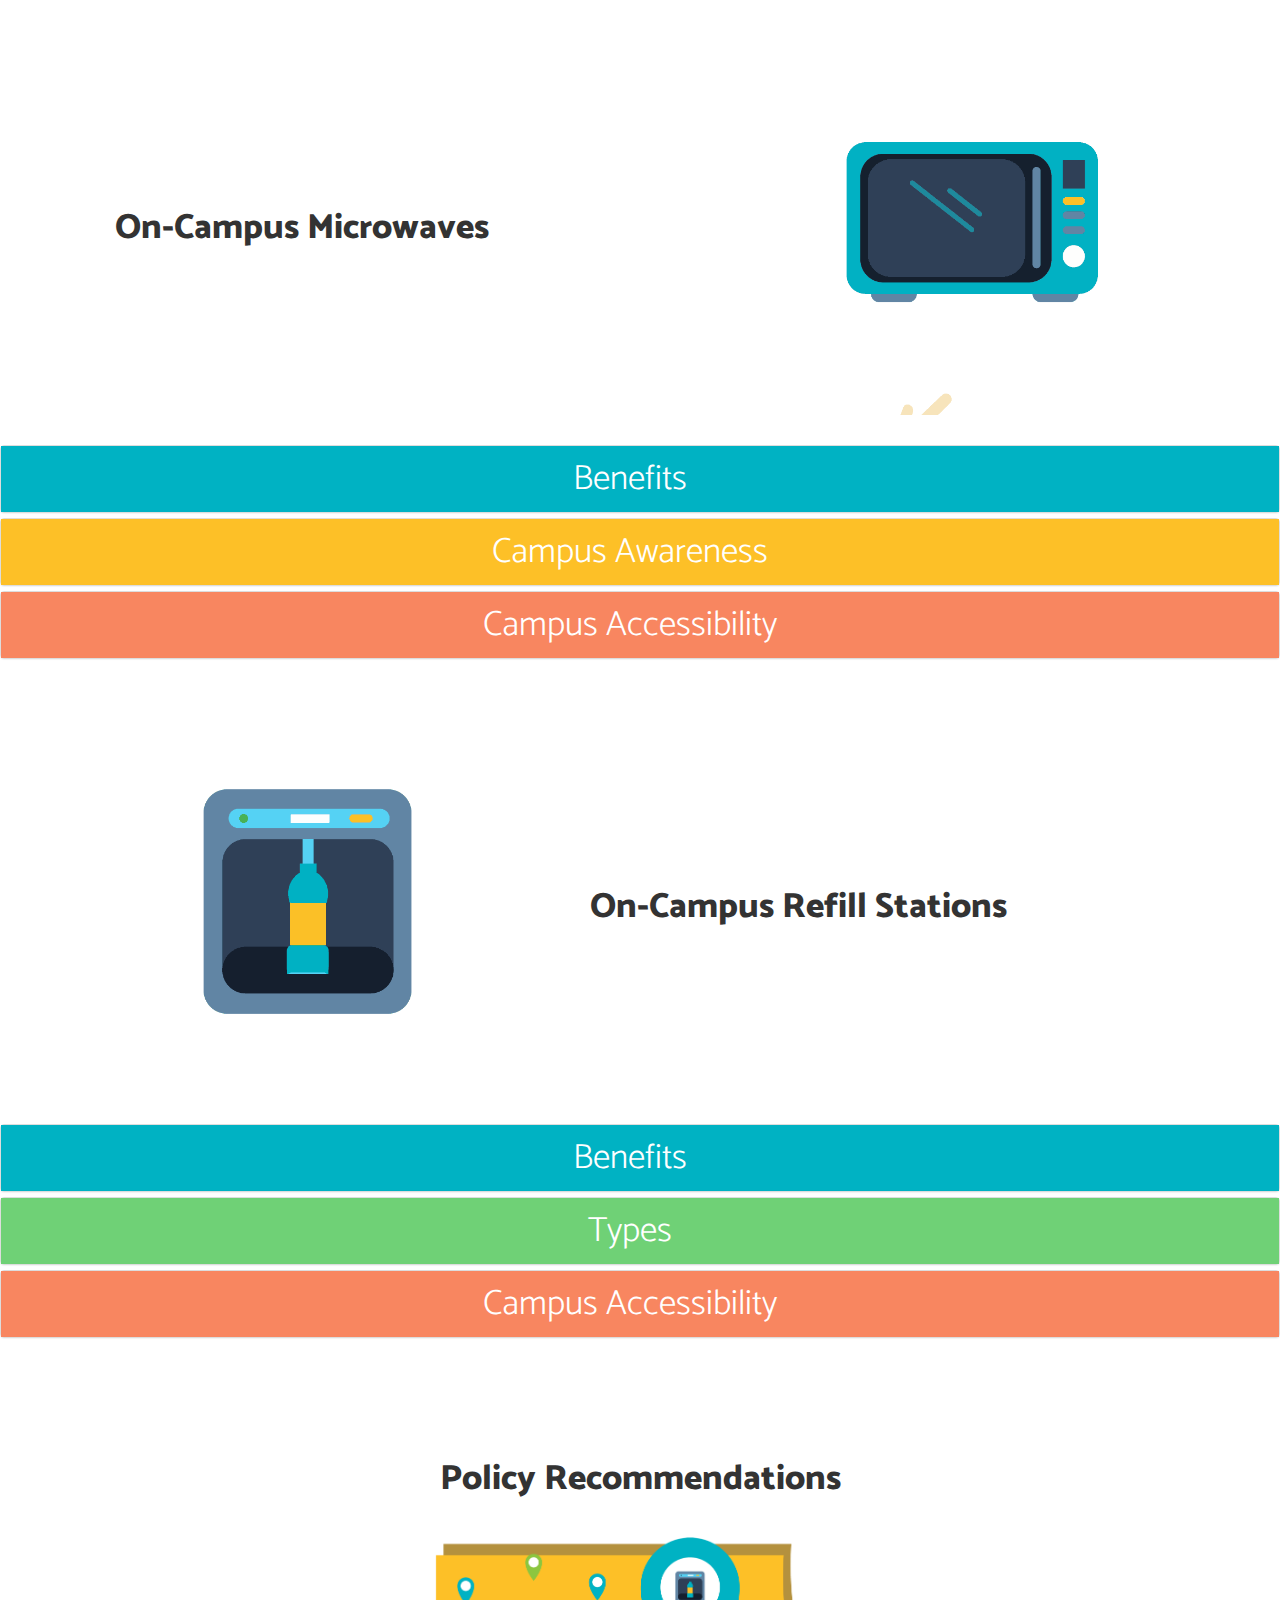
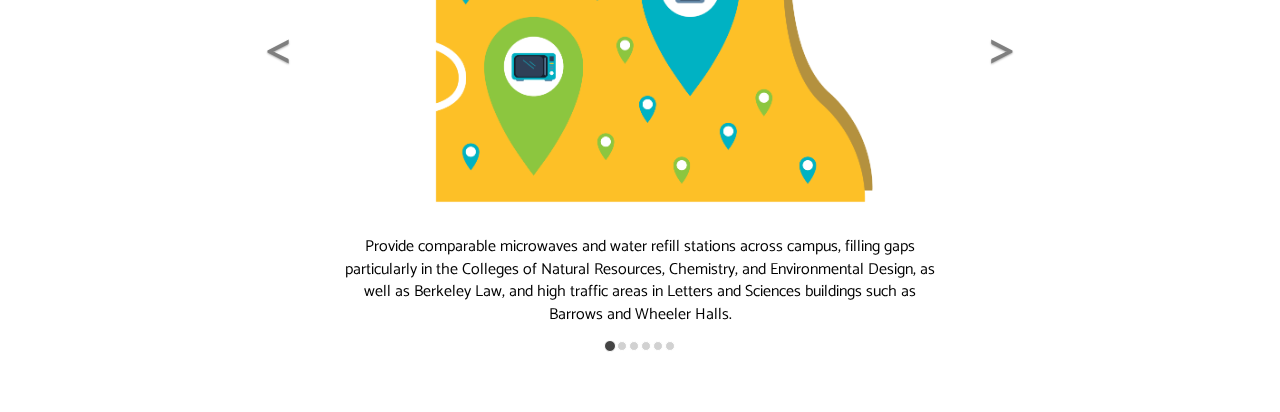
<file: index.html>
<!DOCTYPE html>
<html lang="en">

  <head>

    <meta name="viewport" content="width=device-width, initial-scale=1">
  <link rel="stylesheet" href="https://maxcdn.bootstrapcdn.com/bootstrap/3.3.7/css/bootstrap.min.css">

    <meta charset="utf-8">
    <meta name="viewport" content="width=device-width, initial-scale=1, shrink-to-fit=no">
    <meta name="description" content="">
    <meta name="author" content="">

    <title>Microwave and Refill Stations</title>

    <!-- Bootstrap core CSS -->
    <link href="vendor/bootstrap/css/bootstrap.css" rel="stylesheet">

    <!-- Custom fonts for this template -->
    <link href="https://fonts.googleapis.com/css?family=Catamaran:100,200,300,400,500,600,700,800,900" rel="stylesheet">
    <link href="https://fonts.googleapis.com/css?family=Lato:100,100i,300,300i,400,400i,700,700i,900,900i" rel="stylesheet">

    <!-- Custom styles for this template -->

  <link rel="stylesheet" href="https://maxcdn.bootstrapcdn.com/bootstrap/3.3.7/css/bootstrap.min.css">
    <script src="https://ajax.googleapis.com/ajax/libs/jquery/3.3.1/jquery.min.js"></script>
    <script src="https://maxcdn.bootstrapcdn.com/bootstrap/3.3.7/js/bootstrap.min.js"></script>
    <link href="css/main.css" rel="stylesheet">

  </head>

  <body>

    <!-- Navigation
    <nav class="navbar navbar-expand-lg navbar-dark navbar-custom fixed-top">
      <div class="container">
        <a class="navbar-brand" href="#">Start Bootstrap</a>
        <button class="navbar-toggler" type="button" data-toggle="collapse" data-target="#navbarResponsive" aria-controls="navbarResponsive" aria-expanded="false" aria-label="Toggle navigation">
          <span class="navbar-toggler-icon"></span>
        </button>
        <div class="collapse navbar-collapse" id="navbarResponsive">
          <ul class="navbar-nav ml-auto">
            <li class="nav-item">
              <a class="nav-link" href="#">Sign Up</a>
            </li>
            <li class="nav-item">
              <a class="nav-link" href="#">Log In</a>
            </li>
          </ul>
        </div>
      </div>
    </nav>
-->

    <section>
      <div class="container">
        <div class="row align-items-center">
          <div class="col-lg-5 order-lg-2">
            <div class="p-5">
              <img class="img-fluid" src="img/microwave_hand.gif" alt="">
            </div>
          </div>
          <div class="col-lg-7 order-lg-1">
            <div class="p-5">
              <h2 class="display-4">On-Campus Microwaves</h2>
            </div>
          </div>
        </div>
      </div>
    </section>

    <div class="panel-group">

  <!-- Section 1 -->
  <div class="fancy-collapse-panel">
  <div class="panel panel-default">
    <div class="panel-heading">
      <h2 class="panel-title" style="text-align:center">
        <a data-toggle="collapse" href="#collapse1" class="display-4">Benefits</a>
      </h2>
    </div>
    <div id="collapse1" class="panel-collapse collapse">
      <div class="panel-body">
        <div class="container">
          <div class="row align-items-center">
            <div class="col-lg-4 order-lg-1">
              <img src="img/microwave_benefits-01.png" class="image">
              <div class="overlay">
                  <div class="text">Alleviates food insecurity and develops more economical food habits</div>
                </div>
            </div>
            <div class="col-lg-4 order-lg-3">
              <img src="img/microwave_benefits-02.png"  class="image">
              <div class="overlay">
                  <div class="text">Faster than buying and ordering food on or off-campus</div>
                </div>
            </div>
            <div class="col-lg-4 order-lg-2">
              <img src="img/microwave_benefits-03.png"  class="image">
              <div class="overlay">
                  <div class="text">Bringing your own food makes it easier to manage your diet</div>
                </div>
            </div>
          </div>
        </div>
      </div>
    </div>
  </div>

<!-- Section 2 -->
  <div class="panel panel-default">
    <div class="panel-heading heading2">
      <h2 class="panel-title" style="text-align:center">
        <a data-toggle="collapse" href="#collapse2" class="display-4">Campus Awareness</a>
      </h2>
    </div>
    <div id="collapse2" class="panel-collapse collapse">
      <div class="panel-body">
        <div class="container">
          <div class="row align-items-center">
            <div class="col-lg-6 order-lg-1">
              <div class="p-5">
                <h2 style="text-align:center"> Have you used campus microwaves before? </h2>
              </div>
              <img src="img/microwave_chart-01.png" class="image">
            </div>
            <div class="col-lg-6 order-lg-2">
              <div class="p-5">
                <h2 style="text-align:center"> Would you use them if they were more accessible? </h2>
              </div>
              <img src="img/microwave_chart-02.png"  class="image">
            </div>
          </div>
        </div>
        </div>
      </div>
    </div>

    <!-- Section 3 -->
      <div class="panel panel-default">
        <div class="panel-heading heading3">
          <h2 class="panel-title" style="text-align:center">
            <a data-toggle="collapse" href="#collapse3" class="display-4">Campus Accessibility</a>
          </h2>
        </div>
        <div id="collapse3" class="panel-collapse collapse">
          <div class="panel-body">
            <div class="container">
              <div class="row align-items-center">
                <div class="col-lg-6 order-lg-1">
                  <img src="img/microwave_map.png" class="image">
                </div>
                <div class="col-lg-6 order-lg-2">
                  <div class="p-5">
                    <h2> 16 total microwaves </h2>
                    <p>Microwaves tend to be centered near Southside and
                      Sather Lane, with several in Golden Bear Cafe and around MLK.
                      A few can also be found in Soda Hall on North Campus.</p>
                      <a href="https://food.berkeley.edu/foodscape/map-gallery/geographic-map/" class="btn btn-primary btn-xl rounded-pill mt-5">See Full Map</a>
                  </div>
                </div>
              </div>
              <h2> </h2>
            </div>
            </div>
          </div>
        </div>
      </div>

  </div>
</div>

<section>
  <div class="container">
    <div class="row align-items-center">
      <div class="col-lg-5 order-lg-1">
        <div class="p-5">
          <img class="img-fluid" src="img/refill_on.gif" alt="">
        </div>
      </div>
      <div class="col-lg-7 order-lg-2">
        <div class="p-5">
          <h2 class="display-4">On-Campus Refill Stations</h2>
        </div>
      </div>
    </div>
  </div>
</section>

<div class="panel-group">

<!-- Section 1 -->
<div class="fancy-collapse-panel">
<div class="panel panel-default">
<div class="panel-heading">
  <h2 class="panel-title" style="text-align:center">
    <a data-toggle="collapse" href="#collapse4" class="display-4">Benefits</a>
  </h2>
</div>
<div id="collapse4" class="panel-collapse collapse">
  <div class="panel-body">
    <div class="container">
      <div class="row align-items-center">
        <div class="col-lg-4 order-lg-1">
          <img src="img/refill_benefits-01.png" class="image">
          <div class="overlay">
              <div class="text">Some stations filter tap water, such as the refill and dispenser type</div>
            </div>
        </div>
        <div class="col-lg-4 order-lg-3">
          <img src="img/microwave_benefits-02.png"  class="image">
          <div class="overlay">
              <div class="text">No need to refill at home or buy water elsewhere</div>
            </div>
        </div>
        <div class="col-lg-4 order-lg-2">
          <img src="img/refill_benefits-02.png"  class="image">
          <div class="overlay">
              <div class="text">Encourages reusable water bottles rather than disposable plastic ones</div>
            </div>
        </div>
      </div>
    </div>
  </div>
</div>
</div>

<!-- Section 2 -->
<div class="panel panel-default">
<div class="panel-heading heading4">
  <h2 class="panel-title" style="text-align:center">
    <a data-toggle="collapse" href="#collapse5" class="display-4">Types</a>
  </h2>
</div>
<div id="collapse5" class="panel-collapse collapse">
  <div class="panel-body">
    <div class="p-5">
      <h2 style="text-align:center">Several types of refill stations are
        found on campus, including:</h2>
    </div>
    <div class="row align-items-center">
      <div class="col-lg-3 order-lg-1">
        <img src="img/refill_types-01.png" class="image">
        <div class="overlay">
            <div class="text">Refill</div>
          </div>
      </div>
      <div class="col-lg-3 order-lg-2">
        <img src="img/refill_types-02.png"  class="image">
        <div class="overlay">
            <div class="text">Bottle Filler</div>
          </div>
      </div>
      <div class="col-lg-3 order-lg-3">
        <img src="img/refill_types-03.png"  class="image">
        <div class="overlay">
            <div class="text">Dispenser</div>
          </div>
      </div>
      <div class="col-lg-3 order-lg-4">
        <img src="img/refill_types-04.png"  class="image">
        <div class="overlay">
            <div class="text">Water Fountain</div>
          </div>
      </div>
    </div>
    <div class="p-5">
      <h2 style="text-align:center">Out of the 98 total refill stations,
        what is the frequency of each type?</h2>
    </div>
    <div class="row align-items-center">
      <div class="col-lg-12 order-lg-1">
        <img src="img/refill_chart.png" class="image padded">
      </div>
    </div>
  </div>
    </div>
  </div>

<!-- Section 3 -->
  <div class="panel panel-default">
    <div class="panel-heading heading3">
      <h2 class="panel-title" style="text-align:center">
        <a data-toggle="collapse" href="#collapse6" class="display-4">Campus Accessibility</a>
      </h2>
    </div>
    <div id="collapse6" class="panel-collapse collapse">
      <div class="panel-body">
        <div class="container">
          <div class="row align-items-center">
            <div class="col-lg-6 order-lg-1">
              <img src="img/refill_map.png" class="image">
            </div>
            <div class="col-lg-6 order-lg-2">
              <div class="p-5">
                <h2> 98 total refill stations </h2>
                <p>Refill stations are spread across campus with concentrations
                  in Northeast regions while a shortage in Southwest campus.</p>
                  <a href="https://food.berkeley.edu/foodscape/map-gallery/geographic-map/" class="btn btn-primary btn-xl rounded-pill mt-5">See Full Map</a>
              </div>
            </div>
          </div>
          <!--
          <div class="row align-items-center smpadded">
            <div class="col-lg-12 order-lg-1">
              <h2 style="text-align:center">There are 98 total refill stations on campus — how are they distributed among buildings?</h2>
              <img src="img/refill_distr.png" class="image">
            </div>
          </div>
          <div class="row align-items-center padded">
            <div class="col-lg-2 order-lg-1">
              <p> East Asian </br> &emsp; Library </br> Hearst Field  </br> &emsp; Annex </br> Zellerbach</p>
            </div>
            <div class="col-lg-2 order-lg-2">
              <p>Barrows </br>
                Cory </br>
                Evans </br>
                GPB </br>
                Jacobs </br> VLSB </br> Wurster
              </p>
            </div>
            <div class="col-lg-2 order-lg-3">
              <p> Li Ka Shing</br> Moses</br> Sutardja Dai </br> Tolman </br>
              </p>
            </div>
            <div class="col-lg-2 order-lg-4">
              <p> Doe Library </br> Eshleman </br> Kroeber</br> Le Conte</br> MLK</br> Wellman</br>  Wheeler</br>
              </p>
            </div>
            <div class="col-lg-2 order-lg-5">
              <p> Soda </br> Birge
              </p>
            </div>
            <div class="col-lg-2 order-lg-6">
              <p>Campbell </br> Chou</br> Dwinelle </br> Moffit
              </p>
            </div>
          </div>
        -->
          <h2> </h2>
        </div>
        </div>
      </div>
    </div>
  </div>

</div>
</div>

<section>
  <div class="container">
    <div class="row align-items-center lapadded">
      <div class="col-lg-12 order-lg-1">
        <div class="p-5" style="text-align:center">
          <h2 class="display-4">Policy Recommendations</h2>
          <div id="myCarousel" class="carousel slide" data-ride="carousel">
    <!-- Indicators -->
    <ol class="carousel-indicators">
      <li data-target="#myCarousel" data-slide-to="0" class="active"></li>
      <li data-target="#myCarousel" data-slide-to="1"></li>
      <li data-target="#myCarousel" data-slide-to="2"></li>
      <li data-target="#myCarousel" data-slide-to="3"></li>
      <li data-target="#myCarousel" data-slide-to="4"></li>
      <li data-target="#myCarousel" data-slide-to="5"></li>
    </ol>

    <!-- Wrapper for slides -->
    <div class="carousel-inner">
      <div class="item active">
        <img src="img/policy_carousel-01.png" style="width:100%;">
        <div class="policy">
          <p> Provide comparable microwaves and water refill stations across campus,
            filling gaps particularly in the Colleges of Natural Resources, Chemistry,
            and Environmental Design, as well as Berkeley Law, and high traffic areas
            in Letters and Sciences buildings such as Barrows and Wheeler Halls.
          </p>
        </div>
      </div>

      <div class="item">
        <img src="img/policy_carousel-04.png"  style="width:100%;">
        <div class="policy">
          <p> Share printable handout of microwave and water refill station
            locations from the Foodscape Map at new student orientations,
            advising offices, and Basic Needs Service Units. As food hubs
            become operable, add them to the map.
          </p>
        </div>
      </div>

      <div class="item">
        <img src="img/policy_carousel-02.png" style="width:100%;">
        <div class="policy">
          <p> Provide better signage for microwaves and refill stations
            to ensure building users are aware of locations.</p>
        </div>
      </div>

      <div class="item">
        <img src="img/policy_carousel-03.png" style="width:100%;">
        <div class="policy">
          <p> Ensure that microwaves are supplied with adequate cleaning
            supplies to reinforce positive food safety skills; ensure adequate
            staffing support to so that microwaves can be cleaned nightly.  </p>
        </div>
      </div>

      <div class="item">
        <img src="img/policy_carousel-05.png" style="width:100%;">
        <div class="policy">
          <p> Retrofit existing buildings with electric bottle filler/drinking fountain-style refill stations.
            Ensure all new buildings follow guidelines for water refill stations, per
            <a href="https://facilities.berkeley.edu/sites/default/files/uc_berkeley_real_estate_campus_design_standards.pdf">UC Berkeley Real Estate Campus Design Standards.</a>
            Utilize the resources provided by the
            <a href="https://uhs.berkeley.edu/facstaff/wellness/healthy-campus/i-heart-tap-water">I Heart Tap Water Campaign</a>
             to learn about and address needs of building/departmental occupants.
          </p>
        </div>
      </div>

      <div class="item">
        <img src="img/policy_carousel-06.png" style="width:100%;">
        <div class="policy">
          <p>Use lessons learned from current piloting of food hubs to expand into
            locations where students already congregate, and where student
            advisors or other staff can supervise cleaning and maintenance.
            Encourage schools/departments to financially support the installation
            and long-term maintenance of these hubs; provide additional funding to
            offset set-up costs if departments are only able to fund long-term
            maintenance costs.</p>
        </div>
      </div>

    </div>

    <!-- Left and right controls -->
    <a class="left carousel-control" href="#myCarousel" data-slide="prev" style="background:none !important">
      <span class="carousel-control-prev-icon"></span>
      <span class="sr-only">Previous</span>
    </a>
    <a class="right carousel-control" href="#myCarousel" data-slide="next" style="background:none !important">
      <span class="carousel-control-next-icon"></span>
      <span class="sr-only">Next</span>
    </a>
  </div>
        </div>
      </div>
    </div>
  </div>
</section>
    <!--
    <header class="masthead text-center text-white">
      <div class="masthead-content">
        <div class="container">
          <h1 class="masthead-heading mb-0">Where are they on campus?</h1>
          <h2 class="masthead-subheading mb-0">See the map below!</h2>
          <a href="#" class="btn btn-primary btn-xl rounded-pill mt-5">Geographic Map</a>
        </div>
      </div>
      <div class="bg-circle-1 bg-circle"></div>
      <div class="bg-circle-2 bg-circle"></div>
      <div class="bg-circle-3 bg-circle"></div>
      <div class="bg-circle-4 bg-circle"></div>
    </header>



    <footer class="py-5 bg-black">
      <div class="container">
        <p class="m-0 text-center text-white small">Copyright &copy; Your Website 2018</p>
      </div>
       /.container
    </footer>
    -->

    <!-- Bootstrap core JavaScript -->
    <script src="vendor/jquery/jquery.js"></script>
    <script src="vendor/bootstrap/js/bootstrap.bundle.js"></script>

  </body>

</html>
</file>
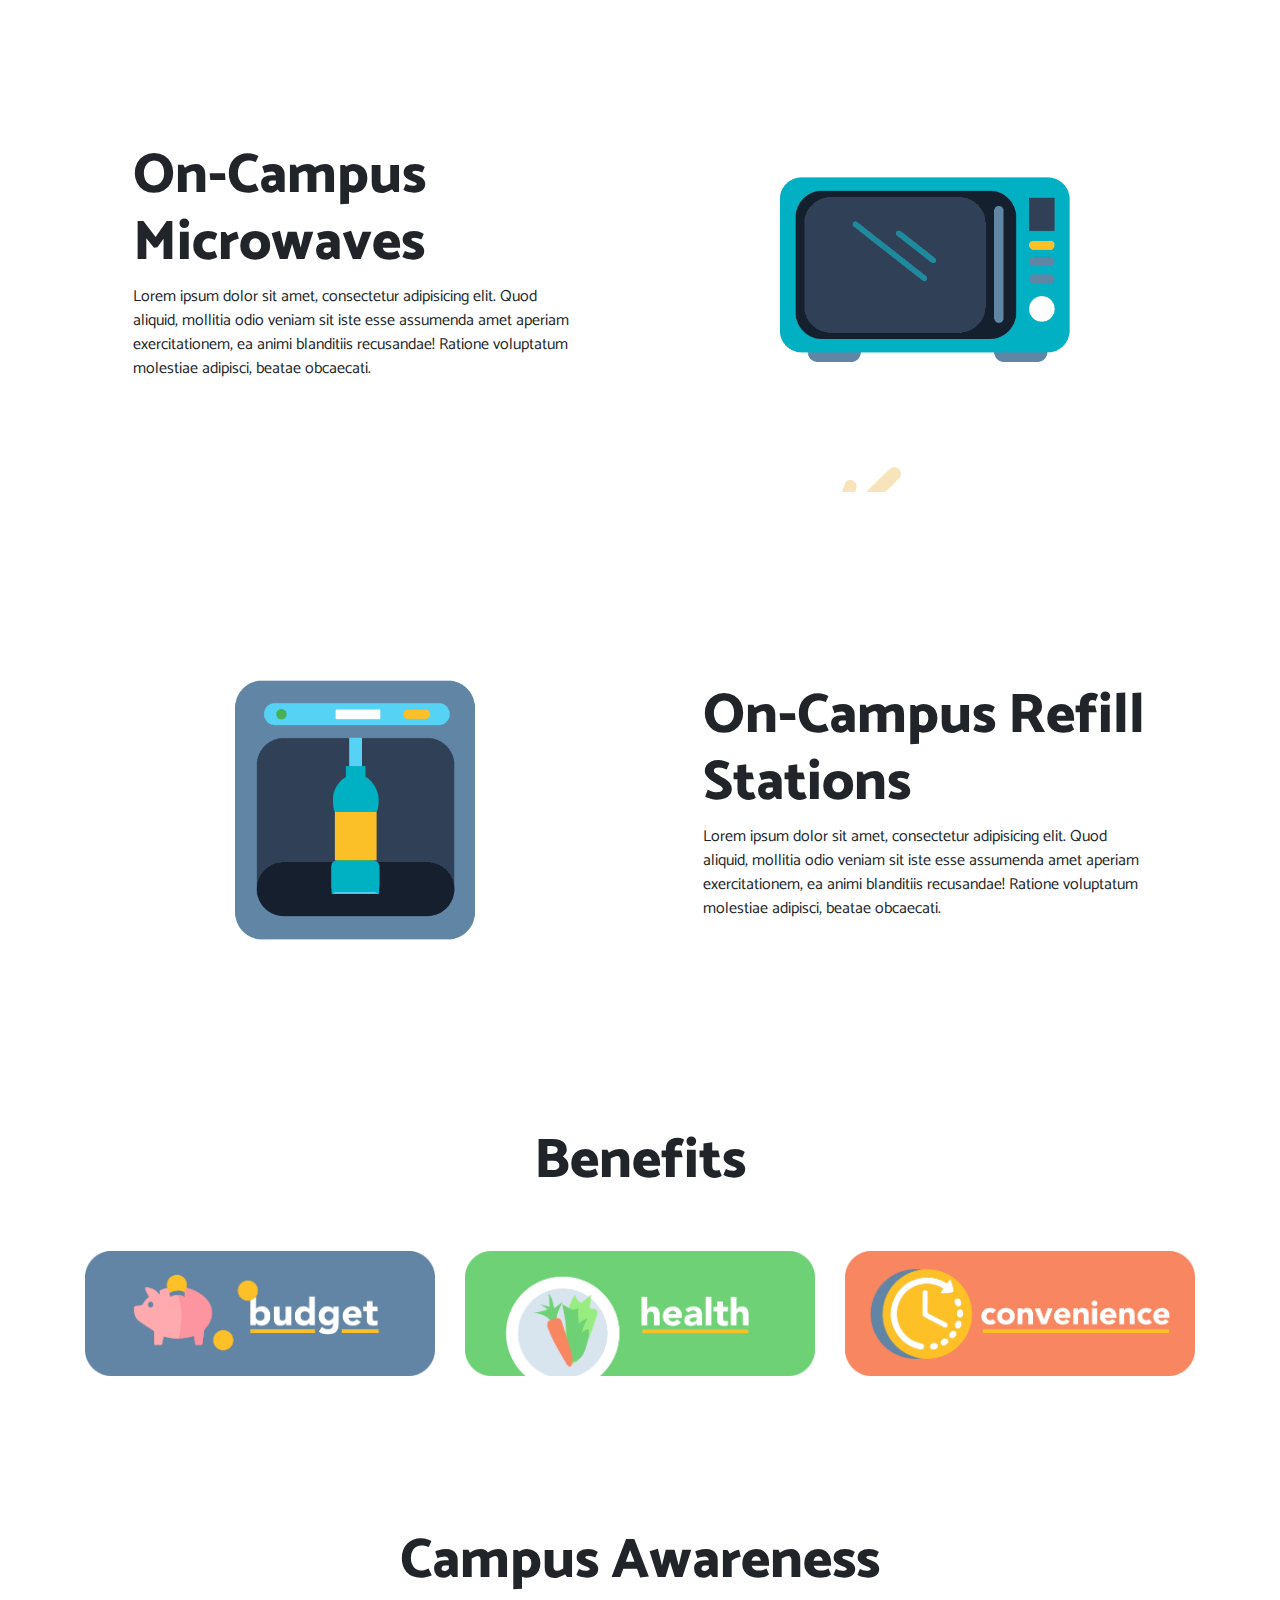
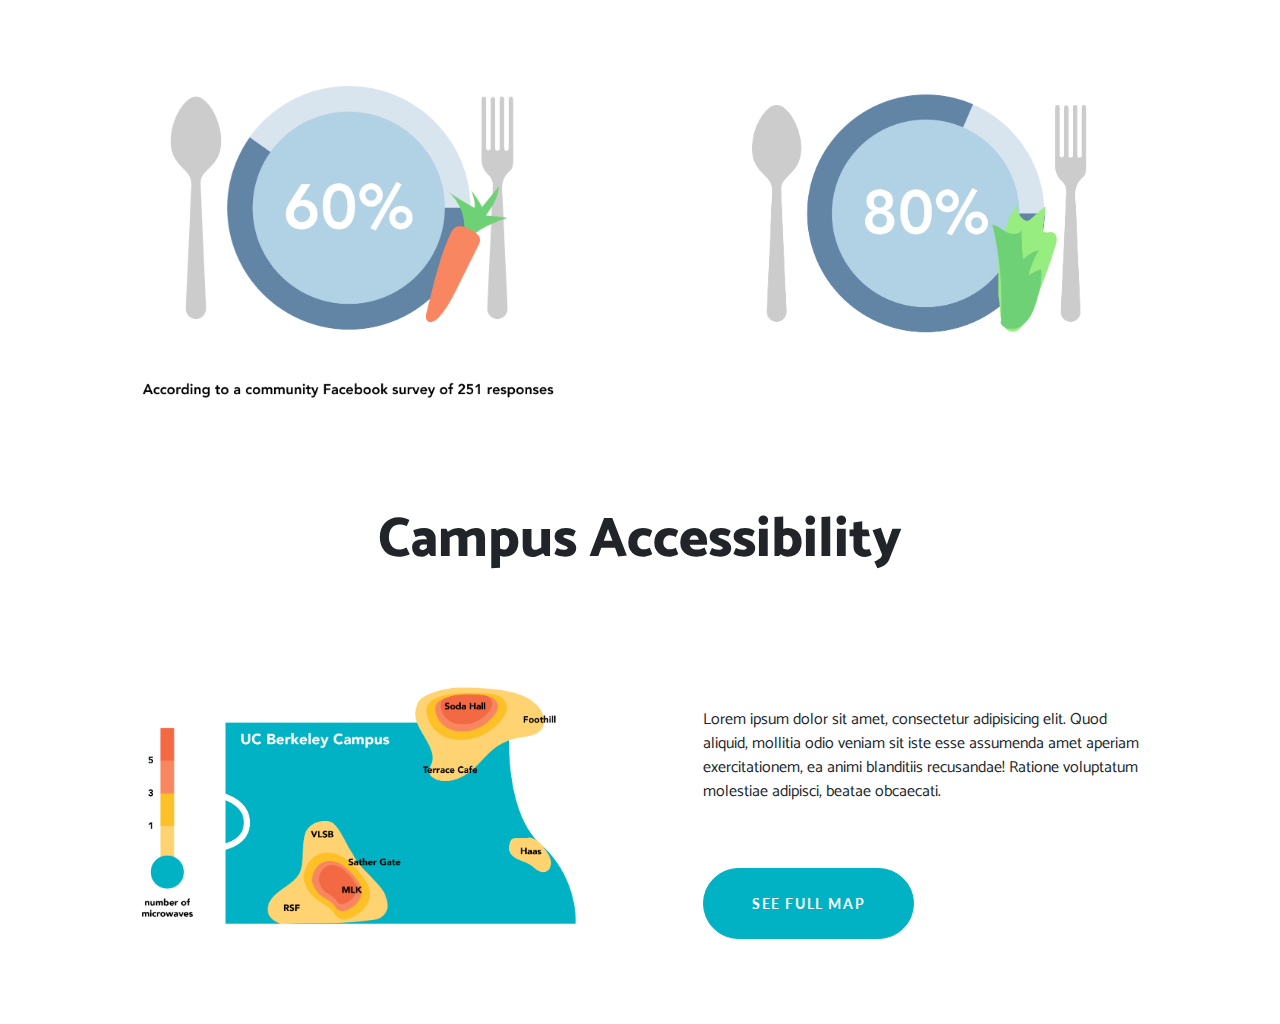
<file: index_expand.html>
<!DOCTYPE html>
<html lang="en">

  <head>

    <meta charset="utf-8">
    <meta name="viewport" content="width=device-width, initial-scale=1, shrink-to-fit=no">
    <meta name="description" content="">
    <meta name="author" content="">

    <title>Microwave and Refill Stations</title>

    <!-- Bootstrap core CSS -->
    <link href="vendor/bootstrap/css/bootstrap.css" rel="stylesheet">

    <!-- Custom fonts for this template -->
    <link href="https://fonts.googleapis.com/css?family=Catamaran:100,200,300,400,500,600,700,800,900" rel="stylesheet">
    <link href="https://fonts.googleapis.com/css?family=Lato:100,100i,300,300i,400,400i,700,700i,900,900i" rel="stylesheet">

    <!-- Custom styles for this template -->
    <link href="css/one-page-wonder.css" rel="stylesheet">


  </head>

  <body>

    <!-- Navigation
    <nav class="navbar navbar-expand-lg navbar-dark navbar-custom fixed-top">
      <div class="container">
        <a class="navbar-brand" href="#">Start Bootstrap</a>
        <button class="navbar-toggler" type="button" data-toggle="collapse" data-target="#navbarResponsive" aria-controls="navbarResponsive" aria-expanded="false" aria-label="Toggle navigation">
          <span class="navbar-toggler-icon"></span>
        </button>
        <div class="collapse navbar-collapse" id="navbarResponsive">
          <ul class="navbar-nav ml-auto">
            <li class="nav-item">
              <a class="nav-link" href="#">Sign Up</a>
            </li>
            <li class="nav-item">
              <a class="nav-link" href="#">Log In</a>
            </li>
          </ul>
        </div>
      </div>
    </nav>
-->

    <section>
      <div class="container">
        <div class="row align-items-center">
          <div class="col-lg-6 order-lg-2">
            <div class="p-5">
              <img class="img-fluid" src="img/microwave_hand.gif" alt="">
            </div>
          </div>
          <div class="col-lg-6 order-lg-1">
            <div class="p-5">
              <h2 class="display-4">On-Campus Microwaves</h2>
              <p>Lorem ipsum dolor sit amet, consectetur adipisicing elit.
                Quod aliquid, mollitia odio veniam sit iste esse assumenda amet aperiam exercitationem,
                ea animi blanditiis recusandae! Ratione voluptatum molestiae adipisci, beatae obcaecati.</p>
            </div>
          </div>
        </div>
      </div>
    </section>

    <section>
      <div class="container">
        <div class="row align-items-center">
          <div class="col-lg-6 order-lg-1">
            <div class="p-5">
              <img class="img-fluid" src="img/refill_on.gif" alt="">
            </div>
          </div>
          <div class="col-lg-6 order-lg-2">
            <div class="p-5">
              <h2 class="display-4">On-Campus Refill Stations</h2>
              <p>Lorem ipsum dolor sit amet, consectetur adipisicing elit.
                Quod aliquid, mollitia odio veniam sit iste esse assumenda amet aperiam exercitationem,
                ea animi blanditiis recusandae! Ratione voluptatum molestiae adipisci, beatae obcaecati.</p>
            </div>
          </div>
        </div>
      </div>
    </section>

    <section>
      <div class="container">
        <div class="p-5">
          <h2 class="display-4" style="text-align:center">Benefits</h2>
        </div>
        <div class="row align-items-center">
          <div class="col-lg-4 order-lg-1">
            <img src="img/microwave_benefits-01.png" class="image">
            <div class="overlay">
                <div class="text">Alleviates food insecurity and develops more economical food habits</div>
              </div>
          </div>
          <div class="col-lg-4 order-lg-3">
            <img src="img/microwave_benefits-02.png"  class="image">
            <div class="overlay">
                <div class="text">Faster than buying and ordering food on or off-campus</div>
              </div>
          </div>
          <div class="col-lg-4 order-lg-2">
            <img src="img/microwave_benefits-03.png"  class="image">
            <div class="overlay">
                <div class="text">Bringing your own food makes it easier to manage your diet</div>
              </div>
          </div>
        </div>
        <div class="p-5">
          <h2 class="display-4" style="text-align:center"></h2>
        </div>
      </div>
    </section>

    <section>
      <div class="container">
        <div class="p-5">
          <h2 class="display-4" style="text-align:center">Campus Awareness</h2>
        </div>
        <div class="row align-items-center">
          <div class="col-lg-6 order-lg-1">
            <img src="img/microwave_chart-01.png" class="image">
          </div>
          <div class="col-lg-6 order-lg-2">
            <img src="img/microwave_chart-02.png"  class="image">
          </div>
        </div>
        <h2> </h2>
      </div>
    </section>

    <section>
      <div class="container">
        <div class="p-5">
          <h2 class="display-4" style="text-align:center">Campus Accessibility</h2>
        </div>
        <div class="row align-items-center">
          <div class="col-lg-6 order-lg-1">
            <img src="img/microwave_map.png" class="image">
          </div>
          <div class="col-lg-6 order-lg-2">
            <div class="p-5">
              <p>Lorem ipsum dolor sit amet, consectetur adipisicing elit.
                Quod aliquid, mollitia odio veniam sit iste esse assumenda amet aperiam exercitationem,
                ea animi blanditiis recusandae! Ratione voluptatum molestiae adipisci, beatae obcaecati.</p>
                <a href="https://food.berkeley.edu/foodscape/map-gallery/geographic-map/" class="btn btn-primary btn-xl rounded-pill mt-5">See Full Map</a>
            </div>
          </div>
        </div>
        <h2> </h2>
      </div>
    </section>
    <!--
    <header class="masthead text-center text-white">
      <div class="masthead-content">
        <div class="container">
          <h1 class="masthead-heading mb-0">Where are they on campus?</h1>
          <h2 class="masthead-subheading mb-0">See the map below!</h2>
          <a href="#" class="btn btn-primary btn-xl rounded-pill mt-5">Geographic Map</a>
        </div>
      </div>
      <div class="bg-circle-1 bg-circle"></div>
      <div class="bg-circle-2 bg-circle"></div>
      <div class="bg-circle-3 bg-circle"></div>
      <div class="bg-circle-4 bg-circle"></div>
    </header>



    <footer class="py-5 bg-black">
      <div class="container">
        <p class="m-0 text-center text-white small">Copyright &copy; Your Website 2018</p>
      </div>
       /.container
    </footer>
    -->

    <!-- Bootstrap core JavaScript -->
    <script src="vendor/jquery/jquery.js"></script>
    <script src="vendor/bootstrap/js/bootstrap.bundle.js"></script>

  </body>

</html>
</file>
<file: css/main.css>
body {
  font-family: 'Lato';
}

h1,
h2,
h3,
h4,
h5,
h6 {
  font-family: 'Catamaran';
  font-weight: 800 !important;
}

p {
  font-family: 'Catamaran';
  font-size: 16px;
}

.text {
  color: black;
}

.image {
  display: block;
  width: 100%;
  height: auto;
}

.overlay {
  position: absolute;
  top: 0;
  bottom: 0;
  left: 0;
  right: 0;
  height: 100%;
  width: 100%;
  opacity: 0;
  transition: .5s ease;
  background-color: white;
}

.col-lg-4:hover .overlay {
  opacity: 0.9;
}

.col-lg-3 {
  padding-left: 50px;
  padding-right: 50px;
}

.col-lg-3:hover .overlay {
  opacity: 0.9;
}

.text {
  color: black;
  font-size: 16px;
  position: absolute;
  top: 50%;
  left: 50%;
  transform: translate(-50%, -50%);
  -ms-transform: translate(-50%, -50%);
  text-align: center;
}

.fancy-collapse-panel .panel-default > .panel-heading {
padding: 0;

}
.fancy-collapse-panel .panel-heading a {
padding: 12px 35px 12px 15px;
display: inline-block;
width: 100%;
background-color: #00B2C3;
color: #ffffff;
position: relative;
text-decoration: none;
}
.fancy-collapse-panel .panel-heading a:after {
font-family: "FontAwesome";
content: "\f147";
position: absolute;
right: 20px;
font-size: 20px;
font-weight: 700;
top: 50%;
line-height: 1;
margin-top: -10px;
}

.fancy-collapse-panel .panel-heading a.collapsed:after {
content: "\f196";
}

.fancy-collapse-panel .heading2 a {
background-color: #FDC027;
}

.fancy-collapse-panel .heading3 a {
background-color: #F88660;
}

.fancy-collapse-panel .heading4 a {
background-color: #6FD176;
}

.fancy-collapse-panel .heading5 a {
background-color: #6285A5;
}


.padded {
  padding-left: 150px;
  padding-right: 150px;
}

.smpadded {
  padding-left: 75px;
  padding-right: 125px;
}

.lapadded {
  padding-left: 100px;
  padding-right: 100px;
  padding-top: 50px;
}

.policy {
  position: absolute;
  right: 15%;
  bottom: 20px;
  left: 15%;
  z-index: 10;
  padding-top: 50px;
  padding-bottom: 25px;
  color: black;
  text-align: center;
}

.carousel-control-prev-icon,
.carousel-control-next-icon {
  padding-top: 100px;
  height: 100px;
  width: 100px;
  outline: black;
  background-size: 100%, 100%;
  border-radius: 50%;
  background-image: none;
}

.carousel-control-next-icon:after
{
  content: '>';
  font-size: 55px;
  color: black;
}

.carousel-control-prev-icon:after {
  content: '<';
  font-size: 55px;
  color: black;
}

.carousel-indicators li {
  background-color: #999 !important;
  background-color: rgba(70,70,70,.25) !important;
}

.carousel-indicators .active {
  background-color: #444 !important;
}

.btn-xl {
  text-transform: uppercase;
  padding: 1.5rem 3rem;
  font-size: 0.9rem;
  font-weight: 700;
  letter-spacing: 0.1rem;
}

.bg-black {
  background-color: #000 !important;
}

.rounded-pill {
  border-radius: 5rem;
}

.navbar-custom {
  padding-top: 1rem;
  padding-bottom: 1rem;
  background-color: rgba(0, 0, 0, 0.7);
}

.navbar-custom .navbar-brand {
  text-transform: uppercase;
  font-size: 1rem;
  letter-spacing: 0.1rem;
  font-weight: 700;
}

.navbar-custom .navbar-nav .nav-item .nav-link {
  text-transform: uppercase;
  font-size: 0.8rem;
  font-weight: 700;
  letter-spacing: 0.1rem;
}

header.masthead {
  position: relative;
  overflow: hidden;
  padding-top: calc(7rem + 72px);
  padding-bottom: 7rem;
  background: linear-gradient(0deg, #ff6a00 0%, #ee0979 100%);
  background-repeat: no-repeat;
  background-position: center center;
  background-attachment: scroll;
  background-size: cover;
}

header.masthead .masthead-content {
  z-index: 1;
  position: relative;
}

header.masthead .masthead-content .masthead-heading {
  font-size: 4rem;
}

header.masthead .masthead-content .masthead-subheading {
  font-size: 2rem;
}

header.masthead .bg-circle {
  z-index: 0;
  position: absolute;
  border-radius: 100%;
  background: linear-gradient(0deg, #ee0979 0%, #ff6a00 100%);
}

header.masthead .bg-circle-1 {
  height: 90rem;
  width: 90rem;
  bottom: -55rem;
  left: -55rem;
}

header.masthead .bg-circle-2 {
  height: 50rem;
  width: 50rem;
  top: -25rem;
  right: -25rem;
}

header.masthead .bg-circle-3 {
  height: 20rem;
  width: 20rem;
  bottom: -10rem;
  right: 5%;
}

header.masthead .bg-circle-4 {
  height: 30rem;
  width: 30rem;
  top: -5rem;
  right: 35%;
}

@media (min-width: 992px) {
  header.masthead {
    padding-top: calc(10rem + 55px);
    padding-bottom: 10rem;
  }
  header.masthead .masthead-content .masthead-heading {
    font-size: 6rem;
  }
  header.masthead .masthead-content .masthead-subheading {
    font-size: 4rem;
  }
}

.bg-primary {
  background-color: #00B2C3 !important;
}

.btn-primary {
  background-color: #00B2C3;
  border-color: #00B2C3;
}

.btn-primary:active, .btn-primary:focus, .btn-primary:hover {
  background-color: #FDC027 !important;
  border-color: #FDC027!important;
}

.btn-primary:focus {
  box-shadow: 0 0 0 0.2rem rgba(238, 9, 121, 0.5);
}

.btn-secondary {
  background-color: #ff6a00;
  border-color: #ff6a00;
}

.btn-secondary:active, .btn-secondary:focus, .btn-secondary:hover {
  background-color: #cc5500 !important;
  border-color: #cc5500 !important;
}

.btn-secondary:focus {
  box-shadow: 0 0 0 0.2rem rgba(255, 106, 0, 0.5);
}
</file>
<file: css/one-page-wonder.css>
body {
  font-family: 'Lato';
}

h1,
h2,
h3,
h4,
h5,
h6 {
  font-family: 'Catamaran';
  font-weight: 800 !important;
}

p {
  font-family: 'Catamaran';
  font-size: 16px;
}

.text {
  color: black;
}

.image {
  display: block;
  width: 100%;
  height: auto;
}

.overlay {
  position: absolute;
  top: 0;
  bottom: 0;
  left: 0;
  right: 0;
  height: 100%;
  width: 100%;
  opacity: 0;
  transition: .5s ease;
  background-color: white;
}

.col-lg-4:hover .overlay {
  opacity: 0.9;
}

.col-lg-3 {
  padding-left: 50px;
  padding-right: 50px;
}

.col-lg-3:hover .overlay {
  opacity: 0.9;
}

.text {
  color: black;
  font-size: 16px;
  position: absolute;
  top: 50%;
  left: 50%;
  transform: translate(-50%, -50%);
  -ms-transform: translate(-50%, -50%);
  text-align: center;
}

.fancy-collapse-panel .panel-default > .panel-heading {
padding: 0;

}
.fancy-collapse-panel .panel-heading a {
padding: 12px 35px 12px 15px;
display: inline-block;
width: 100%;
background-color: #00B2C3;
color: #ffffff;
position: relative;
text-decoration: none;
}
.fancy-collapse-panel .panel-heading a:after {
font-family: "FontAwesome";
content: "\f147";
position: absolute;
right: 20px;
font-size: 20px;
font-weight: 700;
top: 50%;
line-height: 1;
margin-top: -10px;
}

.fancy-collapse-panel .panel-heading a.collapsed:after {
content: "\f196";
}

.fancy-collapse-panel .heading2 a {
background-color: #FDC027;
}

.fancy-collapse-panel .heading3 a {
background-color: #F88660;
}

.fancy-collapse-panel .heading4 a {
background-color: #6FD176;
}

.fancy-collapse-panel .heading5 a {
background-color: #6285A5;
}


.padded {
  padding-left: 150px;
  padding-right: 150px;
}

.smpadded {
  padding-left: 75px;
  padding-right: 125px;
}

.lapadded {
  padding-left: 100px;
  padding-right: 100px;
  padding-top: 50px;
}

.policy {
  position: absolute;
  right: 15%;
  bottom: 20px;
  left: 15%;
  z-index: 10;
  padding-top: 50px;
  padding-bottom: 20px;
  color: black;
  text-align: center;
}

.carousel-control-prev-icon,
.carousel-control-next-icon {
  padding-top: 100px;
  height: 100px;
  width: 100px;
  outline: black;
  background-size: 100%, 100%;
  border-radius: 50%;
  background-image: none;
}

.carousel-control-next-icon:after
{
  content: '>';
  font-size: 55px;
  color: black;
}

.carousel-control-prev-icon:after {
  content: '<';
  font-size: 55px;
  color: black;
}

.carousel-indicators li {
  background-color: #999 !important;
  background-color: rgba(70,70,70,.25) !important;
}

.carousel-indicators .active {
  background-color: #444 !important;
}

.btn-xl {
  text-transform: uppercase;
  padding: 1.5rem 3rem;
  font-size: 0.9rem;
  font-weight: 700;
  letter-spacing: 0.1rem;
}

.bg-black {
  background-color: #000 !important;
}

.rounded-pill {
  border-radius: 5rem;
}

.navbar-custom {
  padding-top: 1rem;
  padding-bottom: 1rem;
  background-color: rgba(0, 0, 0, 0.7);
}

.navbar-custom .navbar-brand {
  text-transform: uppercase;
  font-size: 1rem;
  letter-spacing: 0.1rem;
  font-weight: 700;
}

.navbar-custom .navbar-nav .nav-item .nav-link {
  text-transform: uppercase;
  font-size: 0.8rem;
  font-weight: 700;
  letter-spacing: 0.1rem;
}

header.masthead {
  position: relative;
  overflow: hidden;
  padding-top: calc(7rem + 72px);
  padding-bottom: 7rem;
  background: linear-gradient(0deg, #ff6a00 0%, #ee0979 100%);
  background-repeat: no-repeat;
  background-position: center center;
  background-attachment: scroll;
  background-size: cover;
}

header.masthead .masthead-content {
  z-index: 1;
  position: relative;
}

header.masthead .masthead-content .masthead-heading {
  font-size: 4rem;
}

header.masthead .masthead-content .masthead-subheading {
  font-size: 2rem;
}

header.masthead .bg-circle {
  z-index: 0;
  position: absolute;
  border-radius: 100%;
  background: linear-gradient(0deg, #ee0979 0%, #ff6a00 100%);
}

header.masthead .bg-circle-1 {
  height: 90rem;
  width: 90rem;
  bottom: -55rem;
  left: -55rem;
}

header.masthead .bg-circle-2 {
  height: 50rem;
  width: 50rem;
  top: -25rem;
  right: -25rem;
}

header.masthead .bg-circle-3 {
  height: 20rem;
  width: 20rem;
  bottom: -10rem;
  right: 5%;
}

header.masthead .bg-circle-4 {
  height: 30rem;
  width: 30rem;
  top: -5rem;
  right: 35%;
}

@media (min-width: 992px) {
  header.masthead {
    padding-top: calc(10rem + 55px);
    padding-bottom: 10rem;
  }
  header.masthead .masthead-content .masthead-heading {
    font-size: 6rem;
  }
  header.masthead .masthead-content .masthead-subheading {
    font-size: 4rem;
  }
}

.bg-primary {
  background-color: #00B2C3 !important;
}

.btn-primary {
  background-color: #00B2C3;
  border-color: #00B2C3;
}

.btn-primary:active, .btn-primary:focus, .btn-primary:hover {
  background-color: #FDC027 !important;
  border-color: #FDC027!important;
}

.btn-primary:focus {
  box-shadow: 0 0 0 0.2rem rgba(238, 9, 121, 0.5);
}

.btn-secondary {
  background-color: #ff6a00;
  border-color: #ff6a00;
}

.btn-secondary:active, .btn-secondary:focus, .btn-secondary:hover {
  background-color: #cc5500 !important;
  border-color: #cc5500 !important;
}

.btn-secondary:focus {
  box-shadow: 0 0 0 0.2rem rgba(255, 106, 0, 0.5);
}
</file>
